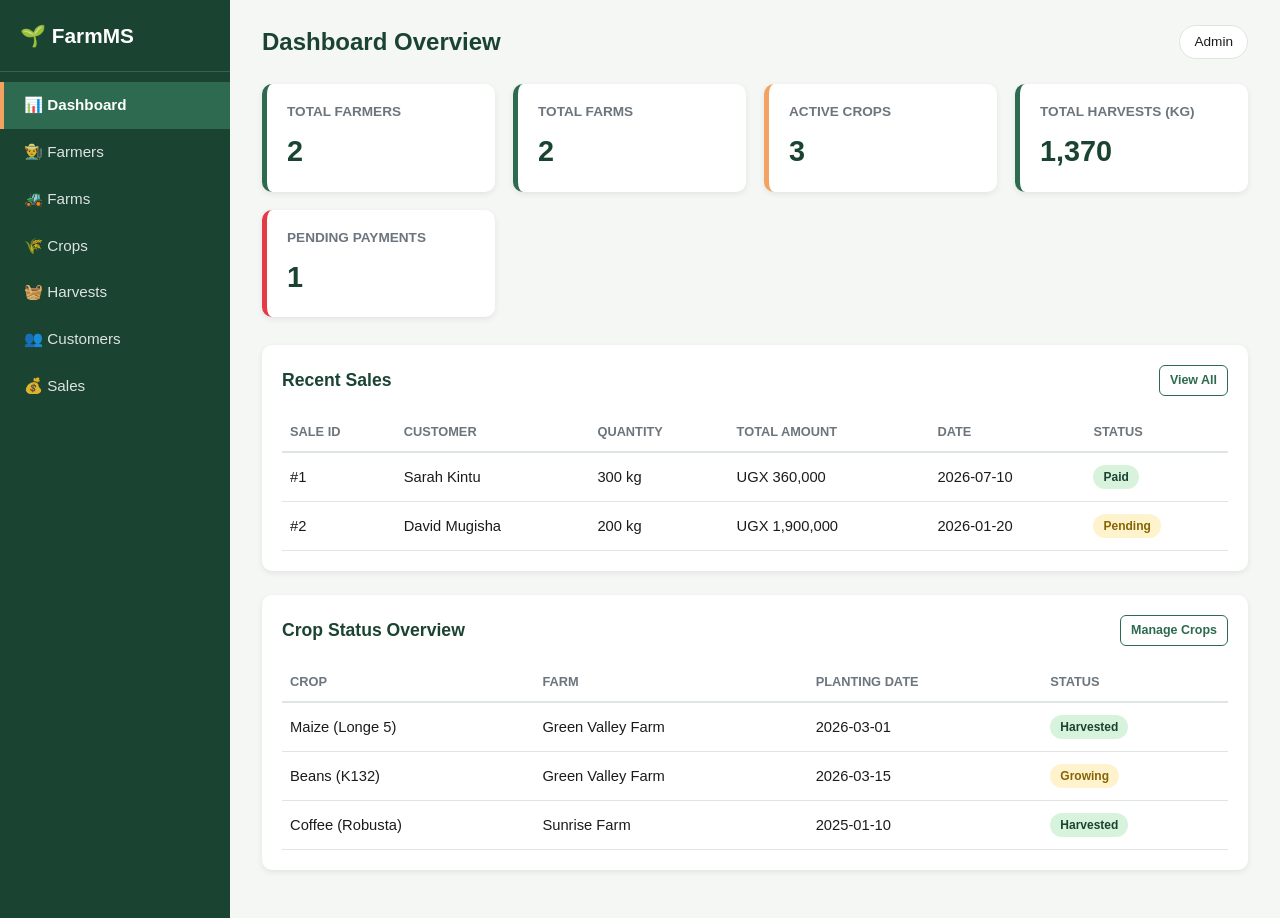
<file: frontend/index.html>
<!DOCTYPE html>
<!-- =====================================================
     FARM MANAGEMENT SYSTEM — index.html   (Main Dashboard)
     ===================================================== -->
<html lang="en">
<head>
    <meta charset="UTF-8">
    <meta name="viewport" content="width=device-width, initial-scale=1.0">
    <title>Dashboard | Farm Management System</title>
    <link rel="stylesheet" href="css/style.css">
</head>
<body>
<div class="app-layout">

    <!-- ================= SIDEBAR ================= -->
    <aside class="sidebar">
        <div class="brand">🌱 FarmMS</div>
        <nav>
            <a href="index.html" class="active">📊 Dashboard</a>
            <a href="farmers.html">👨‍🌾 Farmers</a>
            <a href="farms.html">🚜 Farms</a>
            <a href="crops.html">🌾 Crops</a>
            <a href="harvests.html">🧺 Harvests</a>
            <a href="customers.html">👥 Customers</a>
            <a href="sales.html">💰 Sales</a>
        </nav>
    </aside>

    <!-- ================= MAIN CONTENT ================= -->
    <main class="main-content">
        <div class="topbar">
            <h1>Dashboard Overview</h1>
            <div class="user-chip">Admin</div>
        </div>

        <!-- ---- Stat Cards ---- -->
        <section class="stat-grid">
            <div class="stat-card">
                <h3>Total Farmers</h3>
                <div class="value">2</div>
            </div>
            <div class="stat-card">
                <h3>Total Farms</h3>
                <div class="value">2</div>
            </div>
            <div class="stat-card yellow">
                <h3>Active Crops</h3>
                <div class="value">3</div>
            </div>
            <div class="stat-card">
                <h3>Total Harvests (kg)</h3>
                <div class="value">1,370</div>
            </div>
            <div class="stat-card red">
                <h3>Pending Payments</h3>
                <div class="value">1</div>
            </div>
        </section>

        <!-- ---- Recent Sales Panel ---- -->
        <section class="panel">
            <div class="panel-header">
                <h2>Recent Sales</h2>
                <a href="sales.html" class="btn btn-outline btn-sm">View All</a>
            </div>
            <table>
                <thead>
                    <tr>
                        <th>Sale ID</th>
                        <th>Customer</th>
                        <th>Quantity</th>
                        <th>Total Amount</th>
                        <th>Date</th>
                        <th>Status</th>
                    </tr>
                </thead>
                <tbody>
                    <tr>
                        <td>#1</td>
                        <td>Sarah Kintu</td>
                        <td>300 kg</td>
                        <td>UGX 360,000</td>
                        <td>2026-07-10</td>
                        <td><span class="badge paid">Paid</span></td>
                    </tr>
                    <tr>
                        <td>#2</td>
                        <td>David Mugisha</td>
                        <td>200 kg</td>
                        <td>UGX 1,900,000</td>
                        <td>2026-01-20</td>
                        <td><span class="badge pending">Pending</span></td>
                    </tr>
                </tbody>
            </table>
        </section>

        <!-- ---- Crop Status Panel ---- -->
        <section class="panel">
            <div class="panel-header">
                <h2>Crop Status Overview</h2>
                <a href="crops.html" class="btn btn-outline btn-sm">Manage Crops</a>
            </div>
            <table>
                <thead>
                    <tr>
                        <th>Crop</th>
                        <th>Farm</th>
                        <th>Planting Date</th>
                        <th>Status</th>
                    </tr>
                </thead>
                <tbody>
                    <tr>
                        <td>Maize (Longe 5)</td>
                        <td>Green Valley Farm</td>
                        <td>2026-03-01</td>
                        <td><span class="badge harvested">Harvested</span></td>
                    </tr>
                    <tr>
                        <td>Beans (K132)</td>
                        <td>Green Valley Farm</td>
                        <td>2026-03-15</td>
                        <td><span class="badge growing">Growing</span></td>
                    </tr>
                    <tr>
                        <td>Coffee (Robusta)</td>
                        <td>Sunrise Farm</td>
                        <td>2025-01-10</td>
                        <td><span class="badge harvested">Harvested</span></td>
                    </tr>
                </tbody>
            </table>
        </section>
    </main>
</div>
</body>
</html>
</file>
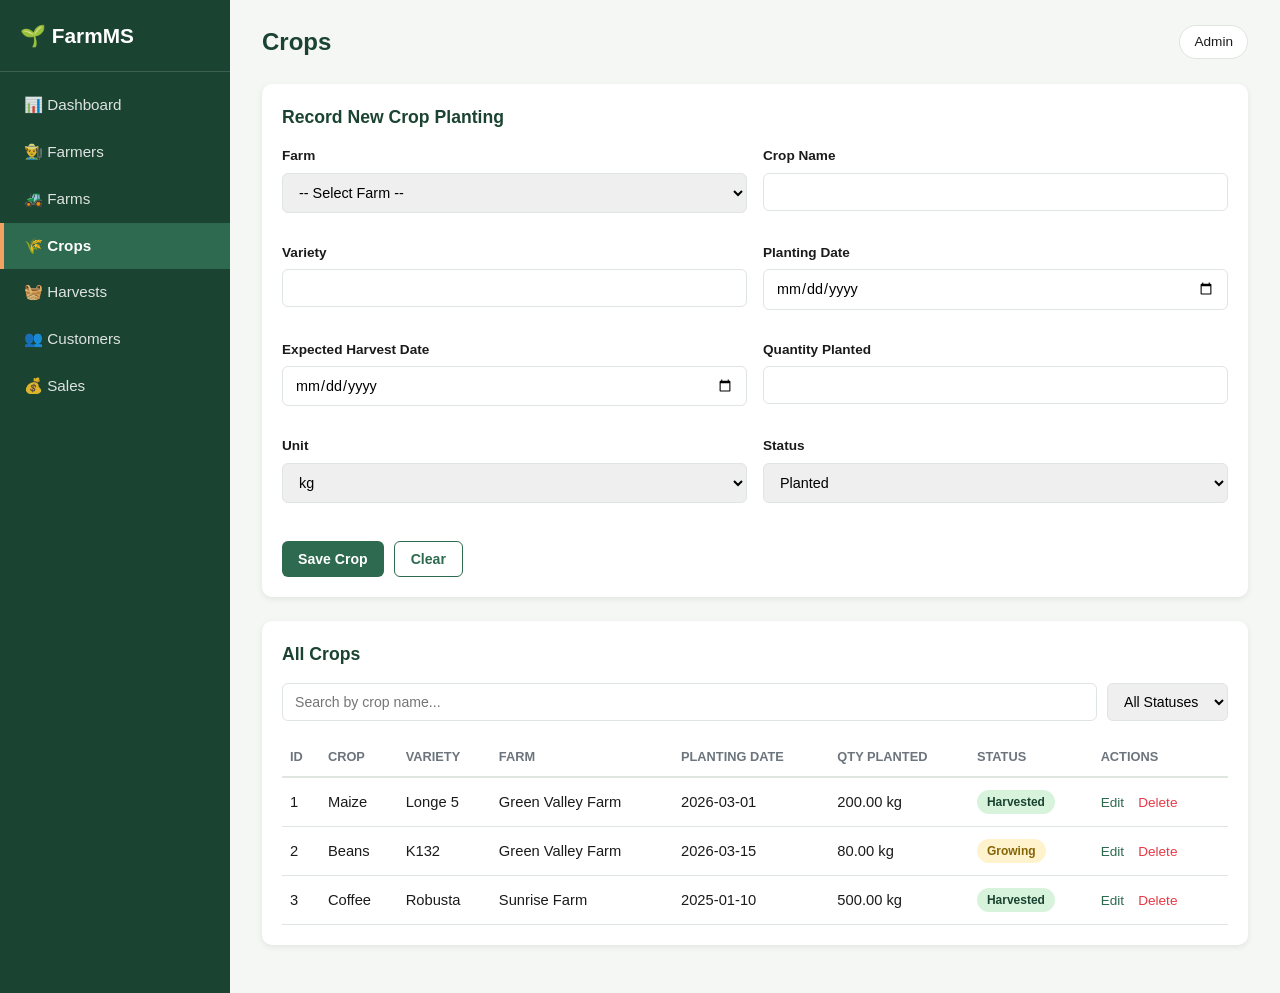
<file: frontend/crops.html>
<!DOCTYPE html>
<!-- =====================================================
     FARM MANAGEMENT SYSTEM — crops.html
     Entity: Crop (crop_id, farm_id FK, crop_name, variety,
     planting_date, expected_harvest_date, quantity_planted,
     unit, status)
     ===================================================== -->
<html lang="en">
<head>
    <meta charset="UTF-8">
    <meta name="viewport" content="width=device-width, initial-scale=1.0">
    <title>Crops | Farm Management System</title>
    <link rel="stylesheet" href="css/style.css">
</head>
<body>
<div class="app-layout">
    <aside class="sidebar">
        <div class="brand">🌱 FarmMS</div>
        <nav>
            <a href="index.html">📊 Dashboard</a>
            <a href="farmers.html">👨‍🌾 Farmers</a>
            <a href="farms.html">🚜 Farms</a>
            <a href="crops.html" class="active">🌾 Crops</a>
            <a href="harvests.html">🧺 Harvests</a>
            <a href="customers.html">👥 Customers</a>
            <a href="sales.html">💰 Sales</a>
        </nav>
    </aside>

    <main class="main-content">
        <div class="topbar">
            <h1>Crops</h1>
            <div class="user-chip">Admin</div>
        </div>

        <!-- ---- Add Crop Form ---- -->
        <section class="panel">
            <div class="panel-header">
                <h2>Record New Crop Planting</h2>
            </div>
            <form action="#" method="POST">
                <div class="form-grid">
                    <div class="form-group">
                        <label for="farm_id">Farm</label>
                        <select id="farm_id" name="farm_id" required>
                            <option value="">-- Select Farm --</option>
                            <option value="1">Green Valley Farm</option>
                            <option value="2">Sunrise Farm</option>
                        </select>
                    </div>
                    <div class="form-group">
                        <label for="crop_name">Crop Name</label>
                        <input type="text" id="crop_name" name="crop_name" required>
                    </div>
                    <div class="form-group">
                        <label for="variety">Variety</label>
                        <input type="text" id="variety" name="variety">
                    </div>
                    <div class="form-group">
                        <label for="planting_date">Planting Date</label>
                        <input type="date" id="planting_date" name="planting_date" required>
                    </div>
                    <div class="form-group">
                        <label for="expected_harvest_date">Expected Harvest Date</label>
                        <input type="date" id="expected_harvest_date" name="expected_harvest_date">
                    </div>
                    <div class="form-group">
                        <label for="quantity_planted">Quantity Planted</label>
                        <input type="number" step="0.01" id="quantity_planted" name="quantity_planted">
                    </div>
                    <div class="form-group">
                        <label for="unit">Unit</label>
                        <select id="unit" name="unit">
                            <option value="kg">kg</option>
                            <option value="bags">bags</option>
                            <option value="acres">acres</option>
                        </select>
                    </div>
                    <div class="form-group">
                        <label for="status">Status</label>
                        <select id="status" name="status">
                            <option value="planted">Planted</option>
                            <option value="growing">Growing</option>
                            <option value="harvested">Harvested</option>
                            <option value="failed">Failed</option>
                        </select>
                    </div>
                    <div class="form-actions">
                        <button type="submit" class="btn btn-primary">Save Crop</button>
                        <button type="reset" class="btn btn-outline">Clear</button>
                    </div>
                </div>
            </form>
        </section>

        <!-- ---- Crops List ---- -->
        <section class="panel">
            <div class="panel-header">
                <h2>All Crops</h2>
            </div>
            <div class="toolbar">
                <input type="text" placeholder="Search by crop name...">
                <select>
                    <option value="">All Statuses</option>
                    <option value="planted">Planted</option>
                    <option value="growing">Growing</option>
                    <option value="harvested">Harvested</option>
                    <option value="failed">Failed</option>
                </select>
            </div>
            <table>
                <thead>
                    <tr>
                        <th>ID</th>
                        <th>Crop</th>
                        <th>Variety</th>
                        <th>Farm</th>
                        <th>Planting Date</th>
                        <th>Qty Planted</th>
                        <th>Status</th>
                        <th>Actions</th>
                    </tr>
                </thead>
                <tbody>
                    <tr>
                        <td>1</td>
                        <td>Maize</td>
                        <td>Longe 5</td>
                        <td>Green Valley Farm</td>
                        <td>2026-03-01</td>
                        <td>200.00 kg</td>
                        <td><span class="badge harvested">Harvested</span></td>
                        <td class="action-icons">
                            <a href="#" class="edit">Edit</a>
                            <a href="#" class="delete">Delete</a>
                        </td>
                    </tr>
                    <tr>
                        <td>2</td>
                        <td>Beans</td>
                        <td>K132</td>
                        <td>Green Valley Farm</td>
                        <td>2026-03-15</td>
                        <td>80.00 kg</td>
                        <td><span class="badge growing">Growing</span></td>
                        <td class="action-icons">
                            <a href="#" class="edit">Edit</a>
                            <a href="#" class="delete">Delete</a>
                        </td>
                    </tr>
                    <tr>
                        <td>3</td>
                        <td>Coffee</td>
                        <td>Robusta</td>
                        <td>Sunrise Farm</td>
                        <td>2025-01-10</td>
                        <td>500.00 kg</td>
                        <td><span class="badge harvested">Harvested</span></td>
                        <td class="action-icons">
                            <a href="#" class="edit">Edit</a>
                            <a href="#" class="delete">Delete</a>
                        </td>
                    </tr>
                </tbody>
            </table>
        </section>
    </main>
</div>
</body>
</html>
</file>
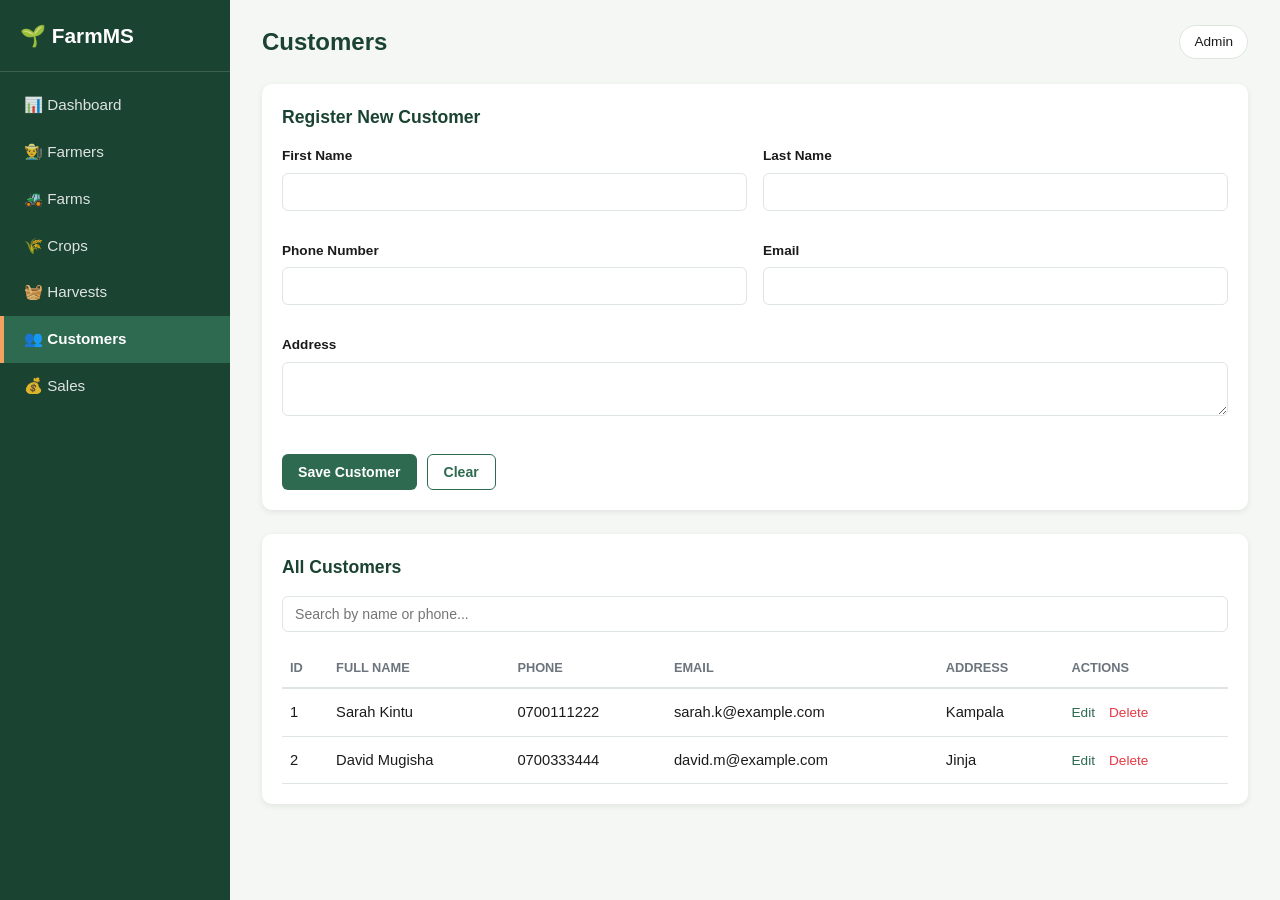
<file: frontend/customers.html>
<!DOCTYPE html>
<!-- =====================================================
     FARM MANAGEMENT SYSTEM — customers.html
     Entity: Customer (customer_id, first_name, last_name,
     phone_number, email, address)
     ===================================================== -->
<html lang="en">
<head>
    <meta charset="UTF-8">
    <meta name="viewport" content="width=device-width, initial-scale=1.0">
    <title>Customers | Farm Management System</title>
    <link rel="stylesheet" href="css/style.css">
</head>
<body>
<div class="app-layout">
    <aside class="sidebar">
        <div class="brand">🌱 FarmMS</div>
        <nav>
            <a href="index.html">📊 Dashboard</a>
            <a href="farmers.html">👨‍🌾 Farmers</a>
            <a href="farms.html">🚜 Farms</a>
            <a href="crops.html">🌾 Crops</a>
            <a href="harvests.html">🧺 Harvests</a>
            <a href="customers.html" class="active">👥 Customers</a>
            <a href="sales.html">💰 Sales</a>
        </nav>
    </aside>

    <main class="main-content">
        <div class="topbar">
            <h1>Customers</h1>
            <div class="user-chip">Admin</div>
        </div>

        <!-- ---- Add Customer Form ---- -->
        <section class="panel">
            <div class="panel-header">
                <h2>Register New Customer</h2>
            </div>
            <form action="#" method="POST">
                <div class="form-grid">
                    <div class="form-group">
                        <label for="first_name">First Name</label>
                        <input type="text" id="first_name" name="first_name" required>
                    </div>
                    <div class="form-group">
                        <label for="last_name">Last Name</label>
                        <input type="text" id="last_name" name="last_name" required>
                    </div>
                    <div class="form-group">
                        <label for="phone_number">Phone Number</label>
                        <input type="text" id="phone_number" name="phone_number" required>
                    </div>
                    <div class="form-group">
                        <label for="email">Email</label>
                        <input type="email" id="email" name="email">
                    </div>
                    <div class="form-group full">
                        <label for="address">Address</label>
                        <textarea id="address" name="address" rows="2"></textarea>
                    </div>
                    <div class="form-actions">
                        <button type="submit" class="btn btn-primary">Save Customer</button>
                        <button type="reset" class="btn btn-outline">Clear</button>
                    </div>
                </div>
            </form>
        </section>

        <!-- ---- Customers List ---- -->
        <section class="panel">
            <div class="panel-header">
                <h2>All Customers</h2>
            </div>
            <div class="toolbar">
                <input type="text" placeholder="Search by name or phone...">
            </div>
            <table>
                <thead>
                    <tr>
                        <th>ID</th>
                        <th>Full Name</th>
                        <th>Phone</th>
                        <th>Email</th>
                        <th>Address</th>
                        <th>Actions</th>
                    </tr>
                </thead>
                <tbody>
                    <tr>
                        <td>1</td>
                        <td>Sarah Kintu</td>
                        <td>0700111222</td>
                        <td>sarah.k@example.com</td>
                        <td>Kampala</td>
                        <td class="action-icons">
                            <a href="#" class="edit">Edit</a>
                            <a href="#" class="delete">Delete</a>
                        </td>
                    </tr>
                    <tr>
                        <td>2</td>
                        <td>David Mugisha</td>
                        <td>0700333444</td>
                        <td>david.m@example.com</td>
                        <td>Jinja</td>
                        <td class="action-icons">
                            <a href="#" class="edit">Edit</a>
                            <a href="#" class="delete">Delete</a>
                        </td>
                    </tr>
                </tbody>
            </table>
        </section>
    </main>
</div>
</body>
</html>
</file>
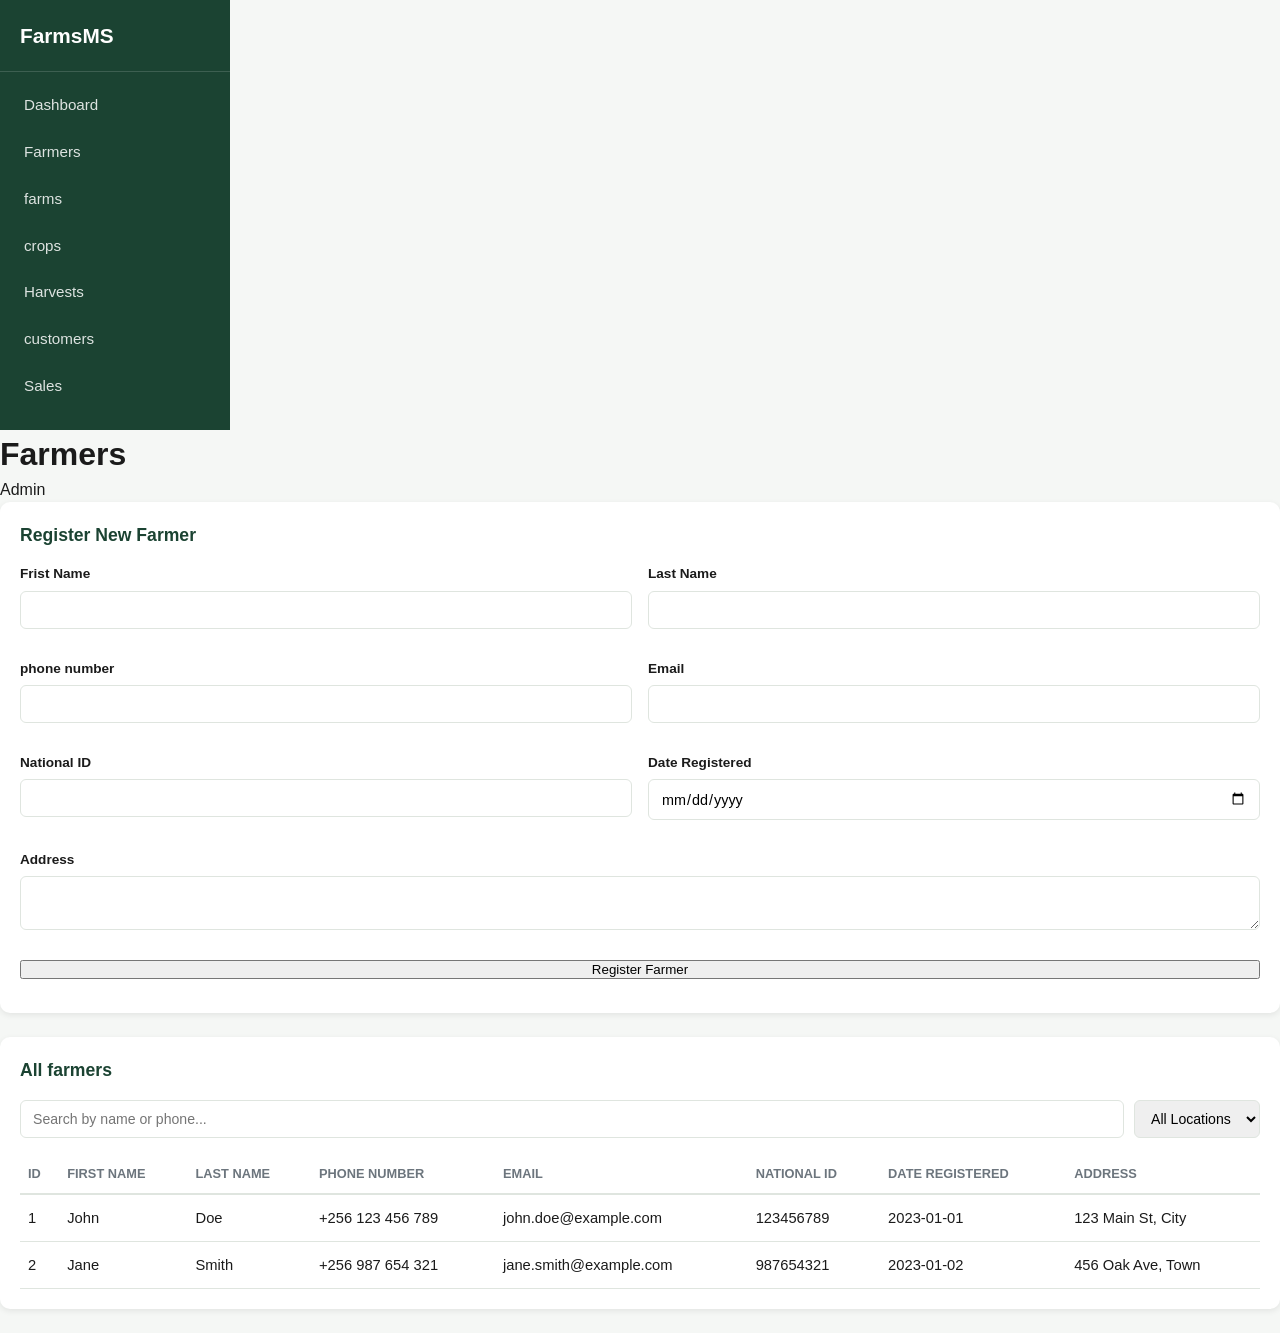
<file: frontend/farmers.html>
<!DOCTYPE html>
<html lang="en">
<head>
    <meta charset="UTF-8">
<meta name="viewport" content="width=device-width, initial-scale=1.0">
<title>Farmers | Farm Management System</title>
<link rel="stylesheet" href="css/style.css">
</head>
<body>
    <div class="app.layout">
        <aside class="sidebar">
            <div class="brand">FarmsMS</div>
            <nav>
                <a href="index.html"> Dashboard</a>
                <a href="farmers.html">Farmers</a>
                <a href="farms.html">farms</a>
                <a href="crops.html">crops</a>
                <a href="harvests.html">Harvests</a>
                <a href="customers.html">customers</a>
                <a href="sales.html"> Sales</a>
            </nav>
        </aside>

        <main class="main.content">
            <div class="tobbar">
                <h1>Farmers</h1>
                <div class="user-chip">Admin</div>
            </div>

            <!-----add farmer form-->
            <section class="panel">
                <div class="panel-header">
                    <h2>Register New Farmer</h2>
                </div>
                <form action="#" method="POST">
                    <div class="form-grid">
                        <div class="form-group">
                            <label for="first_name">Frist Name</label>
                            <input type="text" id="first_name" name="first_name" required>
                        </div>
                        
                        <div class="form-group">
                            <label for="last_name">Last Name</label>
                            <input type="text" id="last_name" name="last_name" required>
                        
                        </div>
                        <div class="form-group">
                            <label for="phone_number">phone number</label>
                            <input type="text" id="phone_number" name="phone_number" required>
                        </div>

                        <div class="form-group">
                            <label for="email">Email</label>
                            <input type="email" id="emai" name="email">
                        </div>

                        <div class="form-group">
                            <label for="national_id">National ID</label>
                            <input type="text" id="national_id" name="national_id">
                        </div>

                        <div class="form-group">
                            <label for="date_registered">Date Registered</label>
                            <input type="date" id="date_registered" name="date_registered">
                        </div>

                        <div class="form-group full">
                            <label for="address">Address</label>
                            <textarea id="address" name="address" rows="2"></textarea>
                        </div>

                        <div class="form-group full">
                            <button type="submit">Register Farmer</button>
                        </div>
                    </div>
                </form>
            </section>

            <!----list of farmers---->
            <section Class="panel">
                <div class="panel-header">
                    <h2> All farmers</h2>
                </div>
                <div class="toolbar">
                    <input type="text" placeholder="Search by name or phone...">
                    <select>
                        <option value="">All Locations</option>
                        <option value="jinja">Jinja</opiton>
                        <option value="kampala">Kampala</option>
                        <option value="mbarara">Mbarara</option>

                    </select>
                </div>


                <table>
                    <thead>
                        <tr>
                            <th>ID</th>
                            <th>First Name</th>
                            <th>Last Name</th>
                            <th>Phone Number</th>
                            <th>Email</th>
                            <th>National ID</th>
                            <th>Date Registered</th>
                            <th>Address</th>
                        </tr>
                    </thead>
                    <tbody>
                        <tr>
                            <td>1</td>
                            <td>John</td>
                            <td>Doe</td>
                            <td>+256 123 456 789</td>
                            <td>john.doe@example.com</td>
                            <td>123456789</td>
                            <td>2023-01-01</td>
                            <td>123 Main St, City</td>
                        </tr>
                        <tr>
                            <td>2</td>
                            <td>Jane</td>
                            <td>Smith</td>
                            <td>+256 987 654 321</td>
                            <td>
                                jane.smith@example.com
                            </td>
                            <td>987654321</td>
                            <td>2023-01-02</td>
                            <td>456 Oak Ave, Town</td>
                        </tr>
                    </tbody>
                </table>
            </section>

        </main>
    </div>
</body>
</html>
</file>
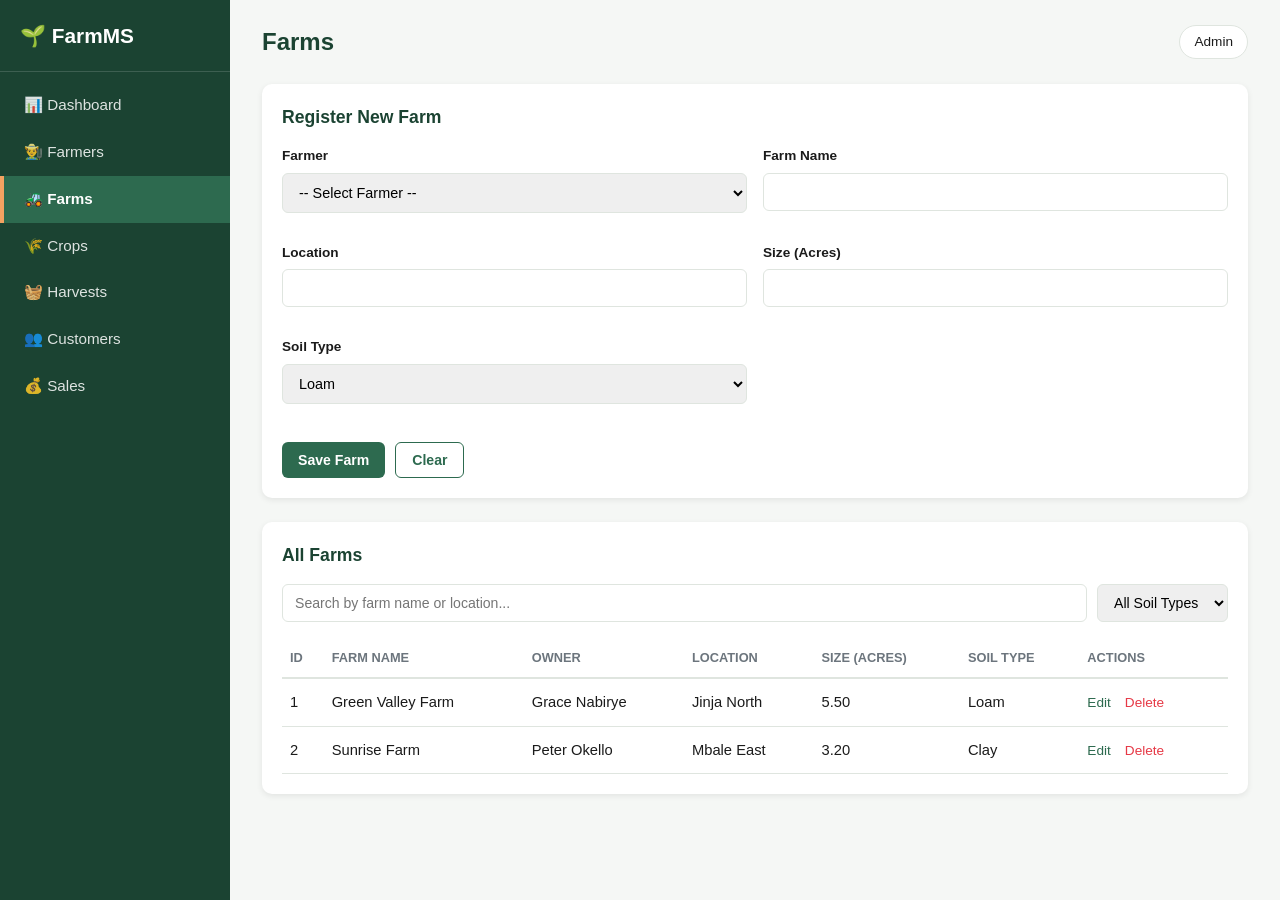
<file: frontend/farms.html>
<!DOCTYPE html>
<!-- =====================================================
     FARM MANAGEMENT SYSTEM — farms.html
     Entity: Farm (farm_id, farmer_id FK, farm_name, location,
     size_in_acres, soil_type)
     ===================================================== -->
<html lang="en">
<head>
    <meta charset="UTF-8">
    <meta name="viewport" content="width=device-width, initial-scale=1.0">
    <title>Farms | Farm Management System</title>
    <link rel="stylesheet" href="css/style.css">
</head>
<body>
<div class="app-layout">
    <aside class="sidebar">
        <div class="brand">🌱 FarmMS</div>
        <nav>
            <a href="index.html">📊 Dashboard</a>
            <a href="farmers.html">👨‍🌾 Farmers</a>
            <a href="farms.html" class="active">🚜 Farms</a>
            <a href="crops.html">🌾 Crops</a>
            <a href="harvests.html">🧺 Harvests</a>
            <a href="customers.html">👥 Customers</a>
            <a href="sales.html">💰 Sales</a>
        </nav>
    </aside>

    <main class="main-content">
        <div class="topbar">
            <h1>Farms</h1>
            <div class="user-chip">Admin</div>
        </div>

        <!-- ---- Add Farm Form ---- -->
        <section class="panel">
            <div class="panel-header">
                <h2>Register New Farm</h2>
            </div>
            <form action="#" method="POST">
                <div class="form-grid">
                    <div class="form-group">
                        <label for="farmer_id">Farmer</label>
                        <select id="farmer_id" name="farmer_id" required>
                            <option value="">-- Select Farmer --</option>
                            <option value="1">Grace Nabirye</option>
                            <option value="2">Peter Okello</option>
                        </select>
                    </div>
                    <div class="form-group">
                        <label for="farm_name">Farm Name</label>
                        <input type="text" id="farm_name" name="farm_name" required>
                    </div>
                    <div class="form-group">
                        <label for="location">Location</label>
                        <input type="text" id="location" name="location" required>
                    </div>
                    <div class="form-group">
                        <label for="size_in_acres">Size (Acres)</label>
                        <input type="number" step="0.01" id="size_in_acres" name="size_in_acres">
                    </div>
                    <div class="form-group">
                        <label for="soil_type">Soil Type</label>
                        <select id="soil_type" name="soil_type">
                            <option value="Loam">Loam</option>
                            <option value="Clay">Clay</option>
                            <option value="Sandy">Sandy</option>
                            <option value="Silt">Silt</option>
                        </select>
                    </div>
                    <div class="form-actions">
                        <button type="submit" class="btn btn-primary">Save Farm</button>
                        <button type="reset" class="btn btn-outline">Clear</button>
                    </div>
                </div>
            </form>
        </section>

        <!-- ---- Farms List ---- -->
        <section class="panel">
            <div class="panel-header">
                <h2>All Farms</h2>
            </div>
            <div class="toolbar">
                <input type="text" placeholder="Search by farm name or location...">
                <select>
                    <option value="">All Soil Types</option>
                    <option value="loam">Loam</option>
                    <option value="clay">Clay</option>
                    <option value="sandy">Sandy</option>
                    <option value="silt">Silt</option>
                </select>
            </div>
            <table>
                <thead>
                    <tr>
                        <th>ID</th>
                        <th>Farm Name</th>
                        <th>Owner</th>
                        <th>Location</th>
                        <th>Size (Acres)</th>
                        <th>Soil Type</th>
                        <th>Actions</th>
                    </tr>
                </thead>
                <tbody>
                    <tr>
                        <td>1</td>
                        <td>Green Valley Farm</td>
                        <td>Grace Nabirye</td>
                        <td>Jinja North</td>
                        <td>5.50</td>
                        <td>Loam</td>
                        <td class="action-icons">
                            <a href="#" class="edit">Edit</a>
                            <a href="#" class="delete">Delete</a>
                        </td>
                    </tr>
                    <tr>
                        <td>2</td>
                        <td>Sunrise Farm</td>
                        <td>Peter Okello</td>
                        <td>Mbale East</td>
                        <td>3.20</td>
                        <td>Clay</td>
                        <td class="action-icons">
                            <a href="#" class="edit">Edit</a>
                            <a href="#" class="delete">Delete</a>
                        </td>
                    </tr>
                </tbody>
            </table>
        </section>
    </main>
</div>
</body>
</html>
</file>
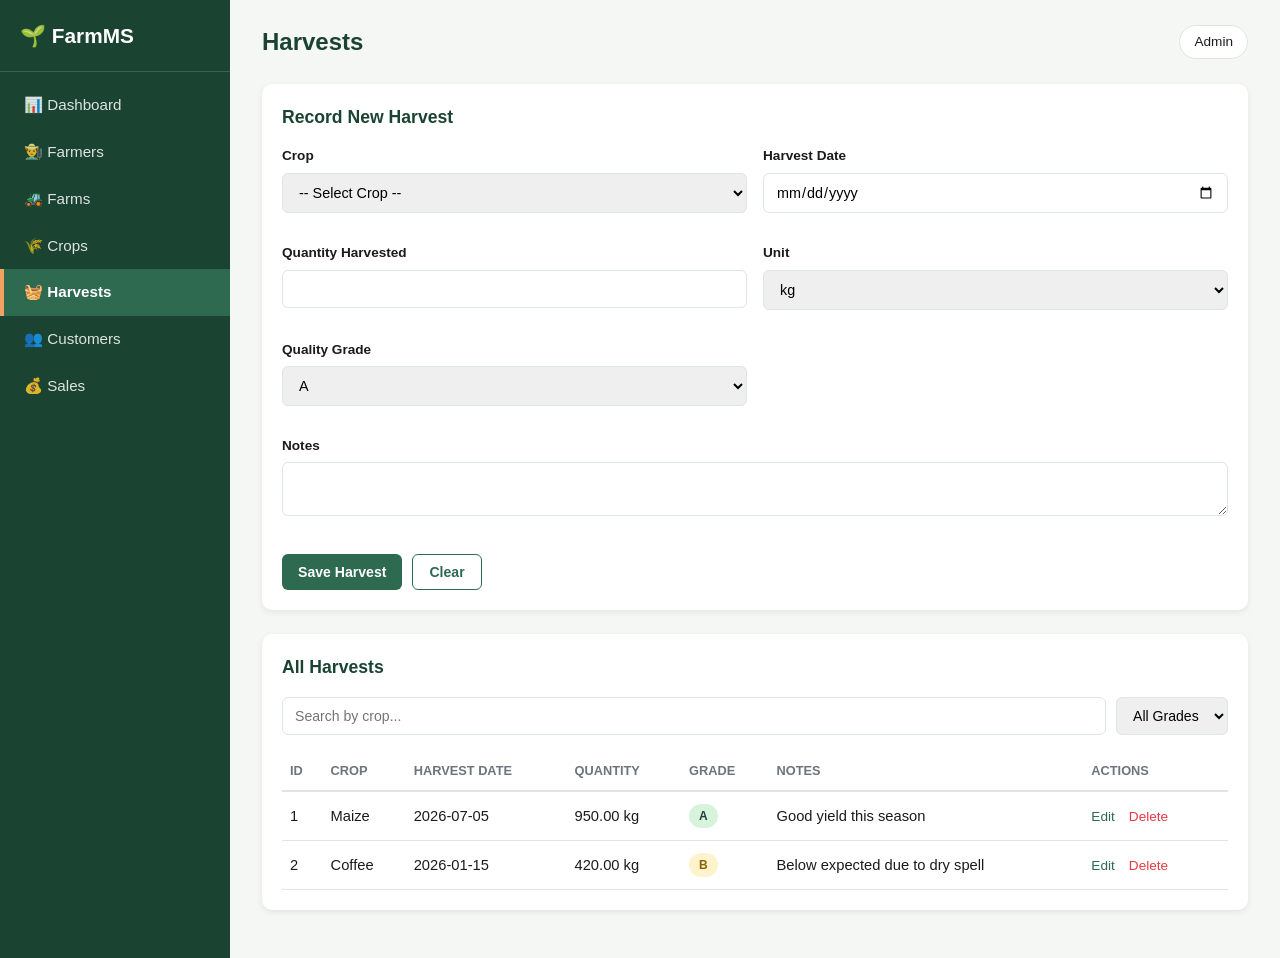
<file: frontend/harvests.html>
<!DOCTYPE html>
<!-- =====================================================
     FARM MANAGEMENT SYSTEM — harvests.html
     Entity: Harvest (harvest_id, crop_id FK, harvest_date,
     quantity_harvested, unit, quality_grade, notes)
     ===================================================== -->
<html lang="en">
<head>
    <meta charset="UTF-8">
    <meta name="viewport" content="width=device-width, initial-scale=1.0">
    <title>Harvests | Farm Management System</title>
    <link rel="stylesheet" href="css/style.css">
</head>
<body>
<div class="app-layout">
    <aside class="sidebar">
        <div class="brand">🌱 FarmMS</div>
        <nav>
            <a href="index.html">📊 Dashboard</a>
            <a href="farmers.html">👨‍🌾 Farmers</a>
            <a href="farms.html">🚜 Farms</a>
            <a href="crops.html">🌾 Crops</a>
            <a href="harvests.html" class="active">🧺 Harvests</a>
            <a href="customers.html">👥 Customers</a>
            <a href="sales.html">💰 Sales</a>
        </nav>
    </aside>

    <main class="main-content">
        <div class="topbar">
            <h1>Harvests</h1>
            <div class="user-chip">Admin</div>
        </div>

        <!-- ---- Add Harvest Form ---- -->
        <section class="panel">
            <div class="panel-header">
                <h2>Record New Harvest</h2>
            </div>
            <form action="#" method="POST">
                <div class="form-grid">
                    <div class="form-group">
                        <label for="crop_id">Crop</label>
                        <select id="crop_id" name="crop_id" required>
                            <option value="">-- Select Crop --</option>
                            <option value="1">Maize — Green Valley Farm</option>
                            <option value="2">Beans — Green Valley Farm</option>
                            <option value="3">Coffee — Sunrise Farm</option>
                        </select>
                    </div>
                    <div class="form-group">
                        <label for="harvest_date">Harvest Date</label>
                        <input type="date" id="harvest_date" name="harvest_date" required>
                    </div>
                    <div class="form-group">
                        <label for="quantity_harvested">Quantity Harvested</label>
                        <input type="number" step="0.01" id="quantity_harvested" name="quantity_harvested" required>
                    </div>
                    <div class="form-group">
                        <label for="unit">Unit</label>
                        <select id="unit" name="unit">
                            <option value="kg">kg</option>
                            <option value="bags">bags</option>
                        </select>
                    </div>
                    <div class="form-group">
                        <label for="quality_grade">Quality Grade</label>
                        <select id="quality_grade" name="quality_grade">
                            <option value="A">A</option>
                            <option value="B">B</option>
                            <option value="C">C</option>
                        </select>
                    </div>
                    <div class="form-group full">
                        <label for="notes">Notes</label>
                        <textarea id="notes" name="notes" rows="2"></textarea>
                    </div>
                    <div class="form-actions">
                        <button type="submit" class="btn btn-primary">Save Harvest</button>
                        <button type="reset" class="btn btn-outline">Clear</button>
                    </div>
                </div>
            </form>
        </section>

        <!-- ---- Harvests List ---- -->
        <section class="panel">
            <div class="panel-header">
                <h2>All Harvests</h2>
            </div>
            <div class="toolbar">
                <input type="text" placeholder="Search by crop...">
                <select>
                    <option value="">All Grades</option>
                    <option value="A">Grade A</option>
                    <option value="B">Grade B</option>
                    <option value="C">Grade C</option>
                </select>
            </div>
            <table>
                <thead>
                    <tr>
                        <th>ID</th>
                        <th>Crop</th>
                        <th>Harvest Date</th>
                        <th>Quantity</th>
                        <th>Grade</th>
                        <th>Notes</th>
                        <th>Actions</th>
                    </tr>
                </thead>
                <tbody>
                    <tr>
                        <td>1</td>
                        <td>Maize</td>
                        <td>2026-07-05</td>
                        <td>950.00 kg</td>
                        <td><span class="badge harvested">A</span></td>
                        <td>Good yield this season</td>
                        <td class="action-icons">
                            <a href="#" class="edit">Edit</a>
                            <a href="#" class="delete">Delete</a>
                        </td>
                    </tr>
                    <tr>
                        <td>2</td>
                        <td>Coffee</td>
                        <td>2026-01-15</td>
                        <td>420.00 kg</td>
                        <td><span class="badge growing">B</span></td>
                        <td>Below expected due to dry spell</td>
                        <td class="action-icons">
                            <a href="#" class="edit">Edit</a>
                            <a href="#" class="delete">Delete</a>
                        </td>
                    </tr>
                </tbody>
            </table>
        </section>
    </main>
</div>
</body>
</html>
</file>
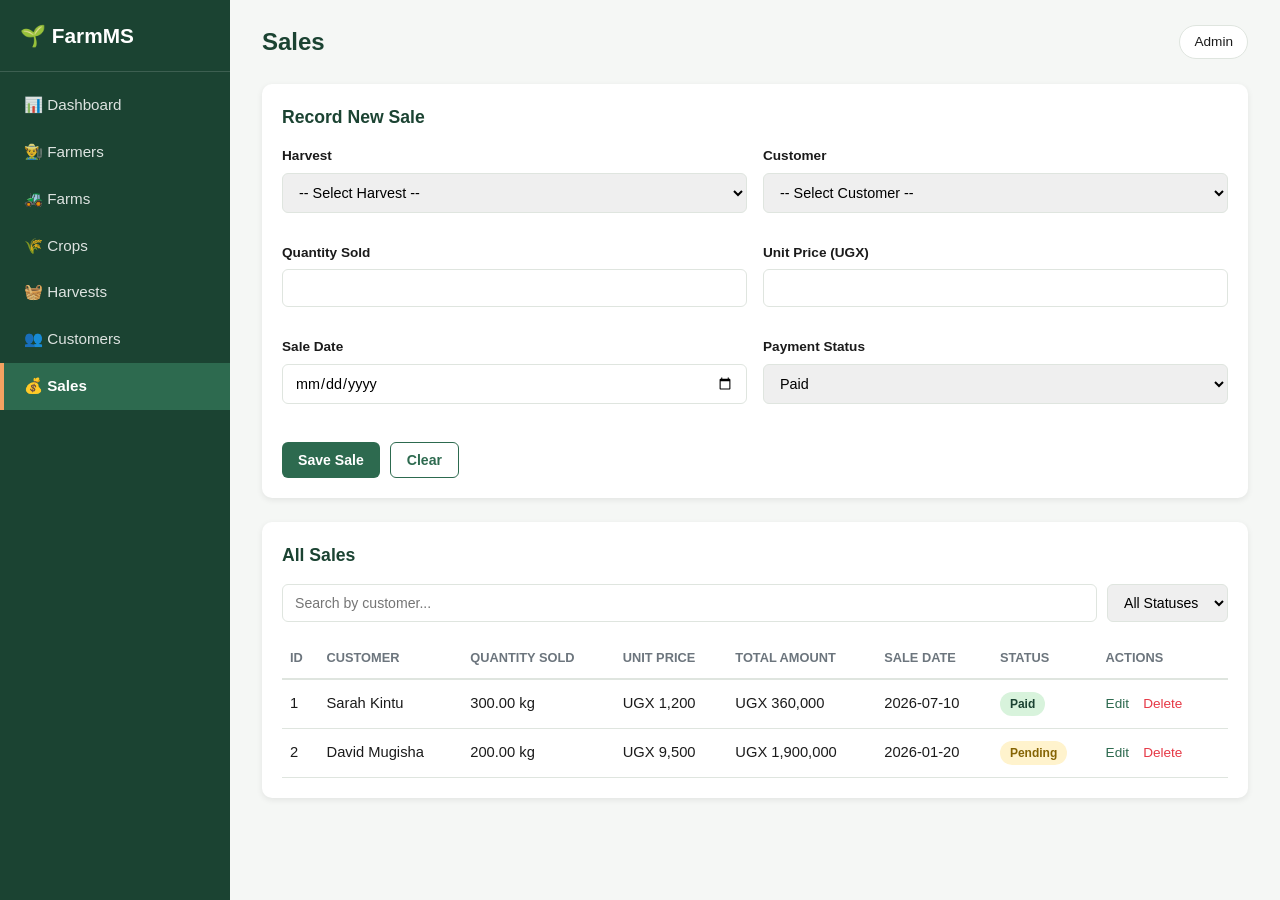
<file: frontend/sales.html>
<!DOCTYPE html>
<!-- =====================================================
     FARM MANAGEMENT SYSTEM — sales.html
     Entity: Sale (sale_id, harvest_id FK, customer_id FK,
     quantity_sold, unit_price, total_amount, sale_date,
     payment_status)
     ===================================================== -->
<html lang="en">
<head>
    <meta charset="UTF-8">
    <meta name="viewport" content="width=device-width, initial-scale=1.0">
    <title>Sales | Farm Management System</title>
    <link rel="stylesheet" href="css/style.css">
</head>
<body>
<div class="app-layout">
    <aside class="sidebar">
        <div class="brand">🌱 FarmMS</div>
        <nav>
            <a href="index.html">📊 Dashboard</a>
            <a href="farmers.html">👨‍🌾 Farmers</a>
            <a href="farms.html">🚜 Farms</a>
            <a href="crops.html">🌾 Crops</a>
            <a href="harvests.html">🧺 Harvests</a>
            <a href="customers.html">👥 Customers</a>
            <a href="sales.html" class="active">💰 Sales</a>
        </nav>
    </aside>

    <main class="main-content">
        <div class="topbar">
            <h1>Sales</h1>
            <div class="user-chip">Admin</div>
        </div>

        <!-- ---- Add Sale Form ---- -->
        <section class="panel">
            <div class="panel-header">
                <h2>Record New Sale</h2>
            </div>
            <form action="#" method="POST">
                <div class="form-grid">
                    <div class="form-group">
                        <label for="harvest_id">Harvest</label>
                        <select id="harvest_id" name="harvest_id" required>
                            <option value="">-- Select Harvest --</option>
                            <option value="1">Maize — 950.00 kg (2026-07-05)</option>
                            <option value="2">Coffee — 420.00 kg (2026-01-15)</option>
                        </select>
                    </div>
                    <div class="form-group">
                        <label for="customer_id">Customer</label>
                        <select id="customer_id" name="customer_id" required>
                            <option value="">-- Select Customer --</option>
                            <option value="1">Sarah Kintu</option>
                            <option value="2">David Mugisha</option>
                        </select>
                    </div>
                    <div class="form-group">
                        <label for="quantity_sold">Quantity Sold</label>
                        <input type="number" step="0.01" id="quantity_sold" name="quantity_sold" required>
                    </div>
                    <div class="form-group">
                        <label for="unit_price">Unit Price (UGX)</label>
                        <input type="number" step="0.01" id="unit_price" name="unit_price" required>
                    </div>
                    <div class="form-group">
                        <label for="sale_date">Sale Date</label>
                        <input type="date" id="sale_date" name="sale_date" required>
                    </div>
                    <div class="form-group">
                        <label for="payment_status">Payment Status</label>
                        <select id="payment_status" name="payment_status">
                            <option value="paid">Paid</option>
                            <option value="pending">Pending</option>
                            <option value="partial">Partial</option>
                        </select>
                    </div>
                    <div class="form-actions">
                        <button type="submit" class="btn btn-primary">Save Sale</button>
                        <button type="reset" class="btn btn-outline">Clear</button>
                    </div>
                </div>
            </form>
        </section>

        <!-- ---- Sales List ---- -->
        <section class="panel">
            <div class="panel-header">
                <h2>All Sales</h2>
            </div>
            <div class="toolbar">
                <input type="text" placeholder="Search by customer...">
                <select>
                    <option value="">All Statuses</option>
                    <option value="paid">Paid</option>
                    <option value="pending">Pending</option>
                    <option value="partial">Partial</option>
                </select>
            </div>
            <table>
                <thead>
                    <tr>
                        <th>ID</th>
                        <th>Customer</th>
                        <th>Quantity Sold</th>
                        <th>Unit Price</th>
                        <th>Total Amount</th>
                        <th>Sale Date</th>
                        <th>Status</th>
                        <th>Actions</th>
                    </tr>
                </thead>
                <tbody>
                    <tr>
                        <td>1</td>
                        <td>Sarah Kintu</td>
                        <td>300.00 kg</td>
                        <td>UGX 1,200</td>
                        <td>UGX 360,000</td>
                        <td>2026-07-10</td>
                        <td><span class="badge paid">Paid</span></td>
                        <td class="action-icons">
                            <a href="#" class="edit">Edit</a>
                            <a href="#" class="delete">Delete</a>
                        </td>
                    </tr>
                    <tr>
                        <td>2</td>
                        <td>David Mugisha</td>
                        <td>200.00 kg</td>
                        <td>UGX 9,500</td>
                        <td>UGX 1,900,000</td>
                        <td>2026-01-20</td>
                        <td><span class="badge pending">Pending</span></td>
                        <td class="action-icons">
                            <a href="#" class="edit">Edit</a>
                            <a href="#" class="delete">Delete</a>
                        </td>
                    </tr>
                </tbody>
            </table>
        </section>
    </main>
</div>
</body>
</html>
</file>
<file: frontend/css/style.css>
/* =====================================================
   FARM MANAGEMENT SYSTEM — style.css
   Shared stylesheet for every dashboard page
   ===================================================== */
* {
    margin: 0;
    padding: 0;
    box-sizing: border-box;
}

:root {
    --green-dark: #1b4332;
    --green: #2d6a4f;
    --green-light: #40916c;
    --green-pale: #d8f3dc;
    --yellow: #f4a261;
    --red: #e63946;
    --bg: #f5f7f5;
    --white: #ffffff;
    --text-dark: #1b1b1b;
    --text-muted: #6c757d;
    --border: #dfe5df;
    --radius: 10px;
    --shadow: 0 2px 6px rgba(0, 0, 0, 0.08);
}

body {
    font-family: "Segoe UI", Arial, sans-serif;
    background: var(--bg);
    color: var(--text-dark);
    line-height: 1.5;
}

/* ---------- LAYOUT ---------- */
.app-layout {
    display: flex;
    min-height: 100vh;
}

/* ---------- SIDEBAR ---------- */
.sidebar {
    width: 230px;
    background: var(--green-dark);
    color: var(--white);
    flex-shrink: 0;
    padding: 20px 0;
}

.sidebar .brand {
    font-size: 1.3rem;
    font-weight: 700;
    padding: 0 20px 20px;
    border-bottom: 1px solid rgba(255, 255, 255, 0.15);
    margin-bottom: 10px;
}

.sidebar nav a {
    display: flex;
    align-items: center;
    gap: 10px;
    padding: 12px 20px;
    color: rgba(255, 255, 255, 0.85);
    text-decoration: none;
    font-size: 0.95rem;
    border-left: 4px solid transparent;
}

.sidebar nav a:hover {
    background: rgba(255, 255, 255, 0.08);
}

.sidebar nav a.active {
    background: var(--green);
    border-left: 4px solid var(--yellow);
    color: var(--white);
    font-weight: 600;
}

/* ---------- MAIN CONTENT ---------- */
.main-content {
    flex: 1;
    padding: 24px 32px;
}

.topbar {
    display: flex;
    justify-content: space-between;
    align-items: center;
    margin-bottom: 24px;
}

.topbar h1 {
    font-size: 1.5rem;
    color: var(--green-dark);
}

.topbar .user-chip {
    background: var(--white);
    border: 1px solid var(--border);
    border-radius: 20px;
    padding: 6px 14px;
    font-size: 0.85rem;
}

/* ---------- CARDS / STAT CARDS ---------- */
.stat-grid {
    display: grid;
    grid-template-columns: repeat(auto-fit, minmax(200px, 1fr));
    gap: 18px;
    margin-bottom: 28px;
}

.stat-card {
    background: var(--white);
    border-radius: var(--radius);
    box-shadow: var(--shadow);
    padding: 18px 20px;
    border-left: 5px solid var(--green);
}

.stat-card h3 {
    font-size: 0.85rem;
    text-transform: uppercase;
    color: var(--text-muted);
    margin-bottom: 8px;
}

.stat-card .value {
    font-size: 1.8rem;
    font-weight: 700;
    color: var(--green-dark);
}

.stat-card.yellow { border-left-color: var(--yellow); }
.stat-card.red    { border-left-color: var(--red); }

/* ---------- PANELS / TABLES ---------- */
.panel {
    background: var(--white);
    border-radius: var(--radius);
    box-shadow: var(--shadow);
    padding: 20px;
    margin-bottom: 24px;
}

.panel-header {
    display: flex;
    justify-content: space-between;
    align-items: center;
    margin-bottom: 16px;
}

.panel-header h2 {
    font-size: 1.1rem;
    color: var(--green-dark);
}

table {
    width: 100%;
    border-collapse: collapse;
}

thead th {
    text-align: left;
    font-size: 0.8rem;
    text-transform: uppercase;
    color: var(--text-muted);
    border-bottom: 2px solid var(--border);
    padding: 10px 8px;
}

tbody td {
    padding: 12px 8px;
    border-bottom: 1px solid var(--border);
    font-size: 0.92rem;
}

tbody tr:hover {
    background: var(--green-pale);
}

/* ---------- BADGES ---------- */
.badge {
    display: inline-block;
    padding: 3px 10px;
    border-radius: 20px;
    font-size: 0.75rem;
    font-weight: 600;
}

.badge.planted   { background: #e9ecef; color: #495057; }
.badge.growing   { background: #fff3cd; color: #856404; }
.badge.harvested { background: var(--green-pale); color: var(--green-dark); }
.badge.failed    { background: #f8d7da; color: #842029; }
.badge.paid      { background: var(--green-pale); color: var(--green-dark); }
.badge.pending   { background: #fff3cd; color: #856404; }
.badge.partial   { background: #cfe2ff; color: #084298; }

/* ---------- BUTTONS ---------- */
.btn {
    display: inline-block;
    padding: 9px 16px;
    border-radius: 6px;
    border: none;
    cursor: pointer;
    font-size: 0.88rem;
    font-weight: 600;
    text-decoration: none;
    text-align: center;
}

.btn-primary    { background: var(--green); color: var(--white); }
.btn-primary:hover { background: var(--green-dark); }

.btn-outline {
    background: transparent;
    border: 1px solid var(--green);
    color: var(--green);
}
.btn-outline:hover { background: var(--green-pale); }

.btn-danger     { background: var(--red); color: var(--white); }

.btn-sm { padding: 5px 10px; font-size: 0.78rem; }

.action-icons a {
    margin-right: 10px;
    color: var(--text-muted);
    text-decoration: none;
    font-size: 0.85rem;
}

.action-icons a.edit   { color: var(--green); }
.action-icons a.delete { color: var(--red); }

/* ---------- FORMS ---------- */
.form-grid {
    display: grid;
    grid-template-columns: 1fr 1fr;
    gap: 16px;
}

.form-group {
    display: flex;
    flex-direction: column;
    margin-bottom: 14px;
}

.form-group.full { grid-column: 1 / -1; }

.form-group label {
    font-size: 0.85rem;
    font-weight: 600;
    margin-bottom: 6px;
    color: var(--text-dark);
}

.form-group input,
.form-group select,
.form-group textarea {
    padding: 10px 12px;
    border: 1px solid var(--border);
    border-radius: 6px;
    font-size: 0.9rem;
    font-family: inherit;
}

.form-group input:focus,
.form-group select:focus,
.form-group textarea:focus {
    outline: none;
    border-color: var(--green);
}

.form-actions {
    grid-column: 1 / -1;
    display: flex;
    gap: 10px;
    margin-top: 8px;
}

/* ---------- SEARCH / FILTER BAR ---------- */
.toolbar {
    display: flex;
    gap: 10px;
    margin-bottom: 16px;
    flex-wrap: wrap;
}

.toolbar input[type="text"],
.toolbar select {
    padding: 9px 12px;
    border: 1px solid var(--border);
    border-radius: 6px;
    font-size: 0.88rem;
}

.toolbar input[type="text"] { flex: 1; min-width: 200px; }

/* ---------- RESPONSIVE ---------- */
@media (max-width: 800px) {
    .app-layout { flex-direction: column; }
    .sidebar { width: 100%; }
    .form-grid { grid-template-columns: 1fr; }
}
</file>
